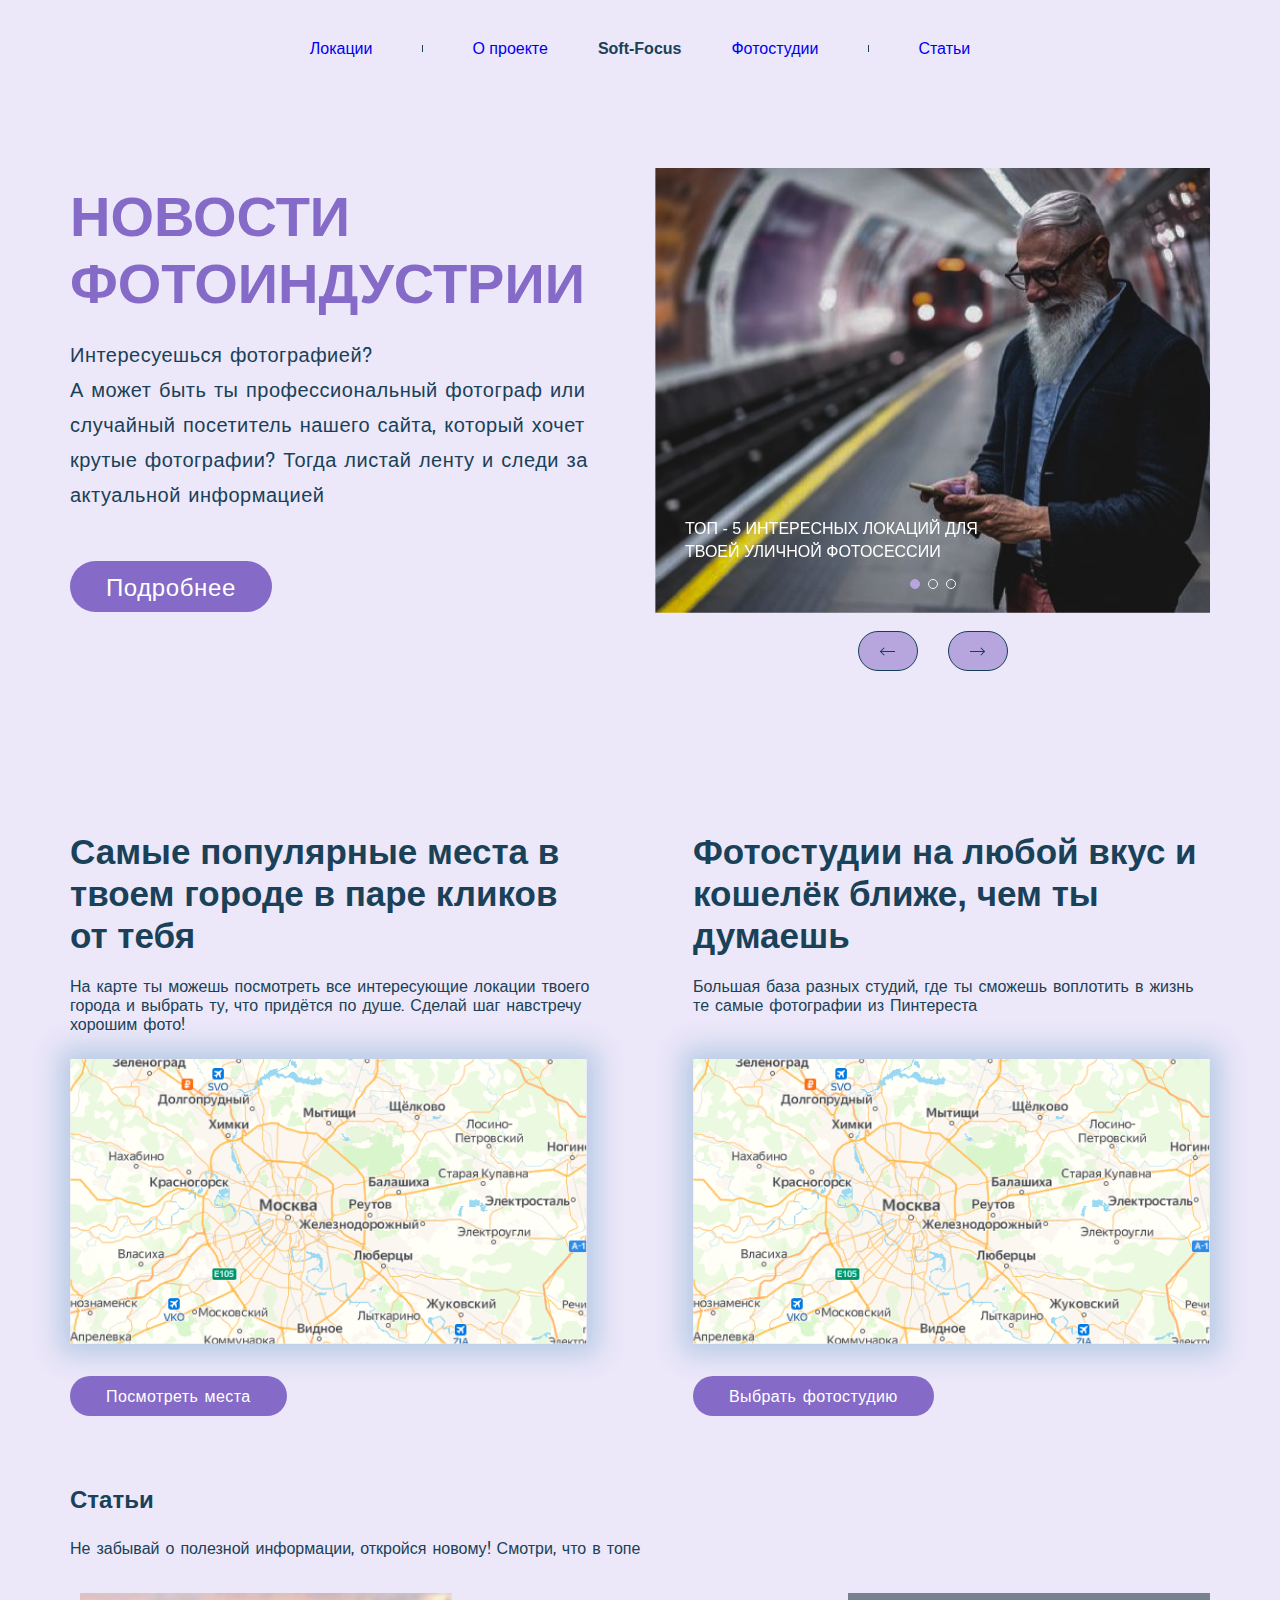
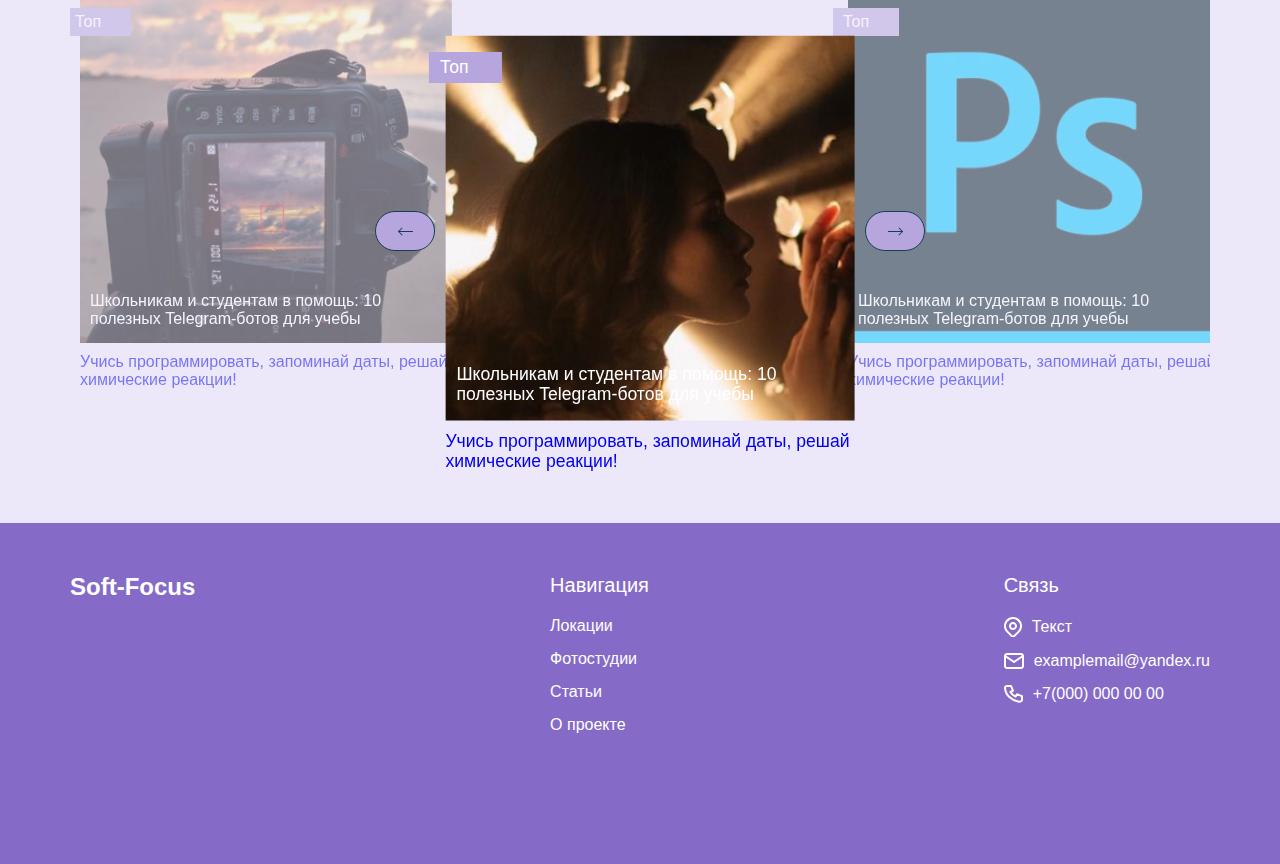
<file: main page/index.html>
<!DOCTYPE html>
<html lang="ru">

<head>
    <meta charset="UTF-8">
    <meta http-equiv="X-UA-Compatible" content="IE=edge">
    <meta name="viewport" content="width=device-width, initial-scale=1.0">
    <title>Soft-Focus</title>
    <link rel="stylesheet" href="https://cdn.jsdelivr.net/npm/swiper@8/swiper-bundle.min.css" />
    <link rel="preconnect" href="https://fonts.googleapis.com">
    <link rel="preconnect" href="https://fonts.gstatic.com" crossorigin>
    <link href="https://fonts.googleapis.com/css2?family=Graduate&display=swap" rel="stylesheet">
    <link rel="stylesheet" href="style.css">
</head>

<body>
    <header class="header">
        <div class="container">
            <div class="header__inner">
                <nav class="header__nav">
                    <ul class="header__menu">
                        <li class="header__item"><a class="header__link" href="#">Локации</a></li>
                        <li class="header__item"><a class="header__link" href="#">О проекте</a></li>
                    </ul>
                </nav>

                <a class="header__title">Soft-Focus</a>

                <nav class="header__nav">
                    <ul class="header__menu">
                        <li class="header__item"><a class="header__link" href="#">Фотостудии</a></li>
                        <li class="header__item"><a class="header__link" href="#">Статьи</a></li>
                    </ul>
                </nav>
            </div>
        </div>
    </header>

    <main class="page">

        <section class="preview">
            <div class="container">
                <div class="preview__inner">
                    <div class="preview__info">
                        <h1 class="preview__title">Новости фотоиндустрии</h1>
                        <p class="preview__text">Интересуешься фотографией?<br> А может быть ты профессиональный
                            фотограф или случайный посетитель нашего сайта, который хочет крутые фотографии? Тогда
                            листай ленту и следи за актуальной информацией</p>
                        <a href="#" class="preview__link">Подробнее</a>
                    </div>

                    <div class="preview__slider-inner">
                        <div class="preview__slider swiper">
                            <div class="swiper-wrapper">
                                <!-- Slides -->
                                <div class="swiper-slide"><img src="img/slide3.png" alt="">
                                    <div class="preview__slider-info">ТОП - 5 ИНТЕРЕСНЫХ ЛОКАЦИЙ ДЛЯ ТВОЕЙ УЛИЧНОЙ ФОТОСЕССИИ</div>
                                </div>
                                <div class="swiper-slide"><img src="img/slide.png" alt="">
                                    <div class="preview__slider-info">ДОБАВЛЕНА НОВАЯ ФОТОСТУДИЯ, ГОТОВАЯ К ФОТОГРАФИЯМ. БЫСТРЕЕ СМОТРИ!</div>
                                </div>
                                <div class="swiper-slide"><img src="img/slide2.png" alt="">
                                    <div class="preview__slider-info">НОВАЯ ЛОКАЦИЯ! ПЕРЕХОДИ И СМОТРИ</div>
                                </div>
                            </div>
                            <!-- If we need pagination -->
                            <div class="swiper-pagination"></div>
                            
                        </div>
                        
                        <div class="preview__slider-btn">
                            <div class="swiper-button-prev">
                                <div class="arrow__marker-left"></div>
                            </div>
                            <div class="swiper-button-next">
                                <div class="arrow__marker-right"></div>
                            </div>
                        </div>

                    </div>
                </div>
            </div>
        </section>

        <section class="map">
            <div class="container">
                <div class="map__inner">
                    <div class="map__item">
                        <h2 class="map__title">Самые популярные места в твоем городе в паре кликов от тебя</h2>
                        <p class="map__text">На карте ты можешь посмотреть все интересующие локации твоего города и
                            выбрать ту, что придётся по душе. Сделай шаг навстречу хорошим фото!</p>
                        <img src="img/map.png" alt="map" class="map__img">
                        <a href="#" class="map__link">Посмотреть места</a>
                    </div>
                    <div class="map__item">
                        <h2 class="map__title">Фотостудии на любой вкус и кошелёк ближе, чем ты думаешь </h2>
                        <p class="map__text">Большая база разных студий, где ты сможешь воплотить в жизнь те самые
                            фотографии из Пинтереста</p>
                        <img src="img/map.png" alt="map" class="map__img">
                        <a href="#" class="map__link">Выбрать фотостудию</a>
                    </div>
                </div>
            </div>
        </section>




        <section class="article">
            <div class="container">
                <h2 class="article__title">Статьи</h2>
                <p class="article__text">Не забывай о полезной информации, откройся новому! Смотри, что в топе</p>
                <div class="article__slider swiper">
                    <div class="swiper-wrapper">
                        <!-- Slides -->
                        <a href="#" class="swiper-slide">
                            <div class="article__slider-img">
                                <img src="img/article.png" alt="">
                                <div class="article__slider-description">Школьникам и студентам в помощь: 10 полезных Telegram-ботов для учебы</div>
                            </div>
                            <div class="article__slider-info">Учись программировать, запоминай даты, решай химические реакции!</div>
                        </a>
                        <a href="#" class="swiper-slide">
                            <div class="article__slider-img">
                                <img src="img/article3.png" alt="">
                                <div class="article__slider-description">Школьникам и студентам в помощь: 10 полезных Telegram-ботов для учебы</div>
                            </div>
                            <div class="article__slider-info">Учись программировать, запоминай даты, решай химические реакции!</div>
                        </a>
                        <a href="#" class="swiper-slide">
                            <div class="article__slider-img">
                                <img src="img/article2.png" alt="">
                                <div class="article__slider-description">Школьникам и студентам в помощь: 10 полезных Telegram-ботов для учебы</div>
                            </div>
                            <div class="article__slider-info">Учись программировать, запоминай даты, решай химические реакции!</div>
                        </a>
                    </div>

                    <!-- If we need navigation buttons -->
                    <div class="swiper-button-prev">
                        <div class="arrow__marker-left"></div>
                    </div>
                    <div class="swiper-button-next">
                        <div class="arrow__marker-right"></div>
                    </div>
                </div>
            </div>
        </section>

    </main>









    <footer class="footer">
        <div class="container">
            <div class="footer__inner">

                <h2 class="footer__logo-title">Soft-Focus</h2>

                <nav class="footer__column">
                    <h3 class="footer__title">Навигация</h3>
                    <ul class="footer__list">
                        <li class="footer__item"><a href="#" class="footer__link">Локации</a></li>
                        <li class="footer__item"><a href="#" class="footer__link">Фотостудии</a></li>
                        <li class="footer__item"><a href="#" class="footer__link">Статьи</a></li>
                        <li class="footer__item"><a href="#" class="footer__link">O проекте</a></li>
                    </ul>
                </nav>
                <div class="footer__column">
                    <h3 class="footer__title">Связь</h3>
                    <ul class="footer__list">
                        <li class="footer__item">
                            <a href="#" class="footer__link">
                                <svg width="18" height="20" viewBox="0 0 18 20" fill="none"
                                    xmlns="http://www.w3.org/2000/svg">
                                    <path fill-rule="evenodd" clip-rule="evenodd"
                                        d="M15.3641 15.3638C16.6228 14.1051 17.4799 12.5014 17.8271 10.7556C17.9419 10.1785 17.9993 9.59435 18 9.01153C18 9.00386 18 8.99619 18 8.98852C17.9985 7.81611 17.7679 6.64941 17.3149 5.55571C16.6337 3.9112 15.4801 2.50562 14.0001 1.51671C12.5266 0.53214 10.7953 0.00461317 9.02345 0H8.97656C7.20472 0.00461317 5.47345 0.53214 3.99992 1.51671C2.51989 2.50562 1.36634 3.9112 0.685133 5.55571C0.23061 6.65299 0 7.82375 0 9.00003C0 9.58666 0.0573573 10.1747 0.172903 10.7556C0.520132 12.5014 1.37725 14.1051 2.63588 15.3638L6.87998 19.6069C7.02874 19.7555 7.19176 19.8871 7.3654 20H10.6356C10.8092 19.8871 10.972 19.7557 11.1208 19.6071L15.3641 15.3638ZM9 1.99997C7.61555 1.99997 6.26219 2.4105 5.11105 3.17966C3.95991 3.94881 3.06271 5.04204 2.53288 6.3211C2.00306 7.60016 1.86441 9.00761 2.13448 10.3655C2.40454 11.7233 3.07115 12.9705 4.05003 13.9495L5.38791 10.7198C5.13922 10.1986 5 9.61518 5 8.99924C5 7.25909 6.11119 5.77847 7.66272 5.22824L9 1.99997ZM9 1.99997L7.66272 5.22824C8.08086 5.07996 8.53103 4.99924 9 4.99924C11.2091 4.99924 13 6.7901 13 8.99924C13 11.2084 11.2091 12.9992 9 12.9992C7.40685 12.9992 6.03118 12.0677 5.38791 10.7198L4.05003 13.9495L8.29375 18.1922C8.48124 18.3794 8.73559 18.4847 9.0005 18.4847C9.26554 18.4847 9.51975 18.3795 9.70725 18.1922L13.9499 13.9496C14.9288 12.9706 15.5955 11.7233 15.8655 10.3655C16.1356 9.00761 15.997 7.60016 15.4671 6.3211C14.9373 5.04204 14.0401 3.94881 12.889 3.17966C11.7378 2.4105 10.3845 1.99997 9 1.99997ZM9 6.99924C7.89543 6.99924 7 7.89467 7 8.99924C7 10.1038 7.89543 10.9992 9 10.9992C10.1046 10.9992 11 10.1038 11 8.99924C11 7.89467 10.1046 6.99924 9 6.99924Z"
                                        fill="white" />
                                </svg>
                                <span>Текст</span>
                            </a>
                        </li>
                        <li class="footer__item">
                            <a href="mailto:examplemail@yandex.ru" class="footer__link">
                                <svg width="20" height="16" viewBox="0 0 20 16" fill="none"
                                    xmlns="http://www.w3.org/2000/svg">
                                    <path fill-rule="evenodd" clip-rule="evenodd"
                                        d="M0 2.98557L7.40544e-05 2.9809C0.0103054 1.33738 1.34213 0.00733884 2.98634 0H17.0137C18.6579 0.00733883 19.9897 1.33737 20 2.98089L20 2.98349V13.0096C19.9948 14.662 18.6536 16 17 16H3.00001C1.34316 16 1.47071e-05 14.6568 1.47071e-05 13V3.0137L0 3.01265V2.98557ZM3.00001 1.99997C2.61376 1.99997 2.27865 2.21896 2.11208 2.53956L10 7.79818L17.888 2.53956C17.7214 2.21896 17.3863 1.99997 17 1.99997H3.00001ZM18 13V4.86855L10.5547 9.83208C10.2188 10.056 9.78121 10.056 9.44531 9.83208L2.00001 4.86855V13C2.00001 13.5523 2.44773 14 3.00001 14H17C17.5523 14 18 13.5523 18 13Z"
                                        fill="white" />
                                </svg>
                                <span>examplemail@yandex.ru</span>
                            </a>
                        </li>
                        <li class="footer__item">
                            <a href="tel:+70000000000" class="footer__link">
                                <svg width="19" height="18" viewBox="0 0 19 18" fill="none"
                                    xmlns="http://www.w3.org/2000/svg">
                                    <path
                                        d="M3 1H7L9 5.6L6.5 6.98C7.57096 8.97781 9.32847 10.5947 11.5 11.58L13 9.28L18 11.12V14.8C18 15.288 17.7893 15.756 17.4142 16.1011C17.0391 16.4461 16.5304 16.64 16 16.64C12.0993 16.4219 8.42015 14.898 5.65683 12.3557C2.8935 9.81346 1.23705 6.42868 1 2.84C1 2.352 1.21071 1.88399 1.58579 1.53892C1.96086 1.19386 2.46957 1 3 1Z"
                                        stroke="white" stroke-width="2" stroke-linecap="round"
                                        stroke-linejoin="round" />
                                </svg>
                                <span>+7(000) 000 00 00</span>
                            </a>
                        </li>
                    </ul>
                </div>
            </div>
        </div>
    </footer>
    <script src="https://cdn.jsdelivr.net/npm/swiper@8/swiper-bundle.min.js"></script>
    <script src="script.js"></script>
</body>

</html>
</file>
<file: main page/style.css>
@import url('https://fonts.cdnfonts.com/css/next-art');


* {
    padding: 0;
    margin: 0;
    box-sizing: border-box;
}

a {
    text-decoration: none;
}

body {
    background-color: #ece7f9;
    font-family: 'NEXT ART', sans-serif;
    font-size: 16px;
    color: #194157;
}







.header {}

.container {
    max-width: 1170px;
    padding: 0 15px;
    margin: 0 auto;
}

.header__inner {
    padding: 40px 0;
    display: flex;
    justify-content: center;
    align-items: center;
}

.header__title {
    font-weight: 700;
    margin: 0 50px;
}

.header__menu {
    display: flex;
    align-items: center;
    list-style: none;
}

.header__item {
    margin-right: 100px;
    position: relative;
}

.header__item::after {
    content: '';
    position: absolute;
    width: 1px;
    display: inline-block;
    top: 25%;
    height: 7px;
    margin-left: 50px;
    background-color: #194157;
    ;
}

.header__item:last-child {
    margin-right: 0;
}

.header__item:last-child::after {
    display: none;
}

.header__link {
    transition: all 0.5s ease;
}

.header__link:hover {
    text-decoration: underline;
}

.page {}





.preview {
    padding-top: 70px;
}

.preview__inner {
    display: flex;
    justify-content: space-between;
}

.preview__info {
    margin-top: 15px;
    flex-basis: 560px;
}

.preview__title {
    text-transform: uppercase;
    font-size: 56px;
    font-weight: 700;
    line-height: 120%;
    margin-bottom: 20px;
    color: #856bc7;
}

.preview__text {
    font-family: 'Graduate', sans-serif;
    font-weight: 400;
    font-size: 20px;
    line-height: 175%;
    letter-spacing: 0.025em;
    color: #194157;
    margin-bottom: 57px;
}

.preview__link {
    font-family: 'Graduate', sans-serif;
    padding: 12px 36px;
    font-size: 24px;
    line-height: 146%;
    letter-spacing: 0.025em;
    background-color: #856bc7;
    color: #fff;
    border-radius: 140px;
    transition: all .2s ease 0s;
}

.preview__link:hover {
    background-color: #5603ad;
}



.preview__slider-inner {
    display: block;
}

.preview__slider {
    margin: 0;
    width: 555px;
    height: 445px;
}

.preview__slider .swiper-slide {
    position: relative;
}

.preview__slider img {
    width: 100%;
    height: 445px;
    filter: brightness(95%)
}


.preview__slider-info {
    position: absolute;
    color: #fff;
    font-weight: 400;
    font-size: 16px;
    line-height: 140%;
    width: 355px;
    padding: 50px 30px;
    bottom: 0;
    left: 0;
    z-index: 10;
}

.preview__slider .swiper-pagination {
    bottom: 20px;
}

.preview__slider .swiper-pagination-bullet {
    width: 10px;
    height: 10px;
    border: 1px solid #f4f4f4;
    background-color: transparent;
    opacity: 1;
    gap: 12px;

}

.preview__slider .swiper-pagination-bullet-active {
    border: 1px solid #b6a6dd;
    background-color: #b6a6dd;
}

.preview__slider-btn {
    align-items: center;
    margin: 40px auto 0;
    justify-content: space-between;
    width: 150px;
    display: flex;
}

.preview .swiper-button-prev,
.preview .swiper-button-next {
    position: static;
    width: 60px;
    height: 40px;
    background-color: #b6a6dd;
    border: 1px solid #163f56;
    border-radius: 52px;
}

.preview .swiper-button-prev::after,
.preview .swiper-button-next::after {
    display: none;
}





.map {
    padding-top: 160px;
}

.map__inner {
    display: flex;
    justify-content: space-between;
    gap: 100px;
}

.map__item {
    max-width: 530px;
    display: flex;
    flex-direction: column;
    align-items: flex-start;
}

.map__title {
    margin-bottom: 20px;
    font-size: 35px;
    line-height: 120%;
    font-weight: 700;
}

.map__text {
    font-family: 'Graduate', sans-serif;
    margin-bottom: 25px;
    flex: 1;
}

.map__img {
    display: block;
    margin-bottom: 32px;
    align-items: flex-end;
    box-shadow: 0px 0px 25px 10px rgba(55, 135, 180, 0.3);
}

.map__link {
    font-family: 'Graduate', sans-serif;
    line-height: 100%;
    letter-spacing: 0.025em;
    padding: 12px 36px;
    background-color: #856bc7;
    color: #fff;
    border-radius: 140px;
    transition: all .2s ease 0s;
    ;
}

.map__link:hover {
    background-color: #5603ad;
}














.article {
    padding-top: 70px;
    margin-bottom: 50px;
}

.article__title {
    margin-bottom: 25px;
}

.article__text {
    font-family: 'Graduate', sans-serif;
    margin-bottom: 35px;
}

.article__slider {
    padding: 0 0 130px;
}

.article__slider .swiper-wrapper {
    padding: 0 10px;
}

.article__slider .swiper-slide {
    height: 350px;
    width: 560px;
    opacity: 0.5;
    transition: transform 0.5s;
    pointer-events: none;
    cursor: default;
}

.article__slider .swiper-button-prev,
.article__slider .swiper-button-next {
    width: 60px;
    height: 40px;
    background-color: #b6a6dd;
    border: 1px solid #163f56;
    border-radius: 52px;
}

.article__slider .swiper-button-prev::after,
.article__slider .swiper-button-next::after {
    display: none;
}

.article__slider .swiper-button-prev {
    margin-left: auto;
    margin-right: auto;
    left: 0;
    right: 470px;
}

.article__slider .swiper-button-next {
    margin-left: auto;
    margin-right: auto;
    left: 510px;
    right: 0;
}

.arrow__marker-left,
.arrow__marker-right {
    position: relative;
    width: 15px;
    height: 1px;
    background-color: #163f56;
}

.arrow__marker-left::after,
.arrow__marker-left::before,
.arrow__marker-right::after,
.arrow__marker-right::before {
    content: '';
    position: absolute;
    width: 5px;
    height: 1px;
    background-color: #163f56;
}

.arrow__marker-left::before {
    top: -2px;
    left: 0;
    transform: rotate(-45deg);
}

.arrow__marker-left::after {
    top: 2px;
    left: 0;
    transform: rotate(45deg);
}

.arrow__marker-right::before {
    top: 2px;
    right: 0px;
    transform: rotate(-45deg);
}

.arrow__marker-right::after {
    top: -2px;
    right: 0px;
    transform: rotate(45deg);
}





.article__slider .swiper-slide-active {
    pointer-events: auto;
    cursor: pointer;
    z-index: 10;
    transform: translateY(60px) scale(1.1);
    opacity: 1;
}

.article__slider-img{
    position: relative;
    display: flex;
    align-items: flex-end;
    width: 100%;
    height: 100%;
    margin-bottom: 10px;
}

.article__slider-img img {
    object-fit: cover;
    width: 100%;
    height: 100%;
}

.article__slider-img::after {
    content: 'Топ';
    position: absolute;
    top: 15px;
    left: -15px;
    padding: 5px 30px 5px 10px;
    display: block;
    background-color: #b6a6dd;
    color: #fff;

}

.article__slider-description {
    padding: 15px 10px;
    position: absolute;
    color: #fff;
}

.article__slider-info {}























.footer {
    background-color: #856bc7;
    padding: 50px 0 115px;
    color: #fff;
}

.footer__inner {
    display: flex;
    justify-content: space-between;
    gap: 0px 100px;
}

.footer__logo {}

.footer__logo-title {
    font-weight: 600;
    font-size: 24px;
    line-height: 27px;
}

.footer__column {}

.footer__title {
    font-size: 20px;
    line-height: 120%;
    font-weight: 400;
    margin-bottom: 20px;
}

.footer__list {}

.footer__item {
    margin-bottom: 15px;
    list-style: none;
}

.footer__link {
    display: flex;
    align-items: center;
    color: #fff;
    text-decoration: none;
}

.footer__link span {
    margin-left: 10px;
}

.footer__link:hover {
    text-decoration: underline;
}
</file>
